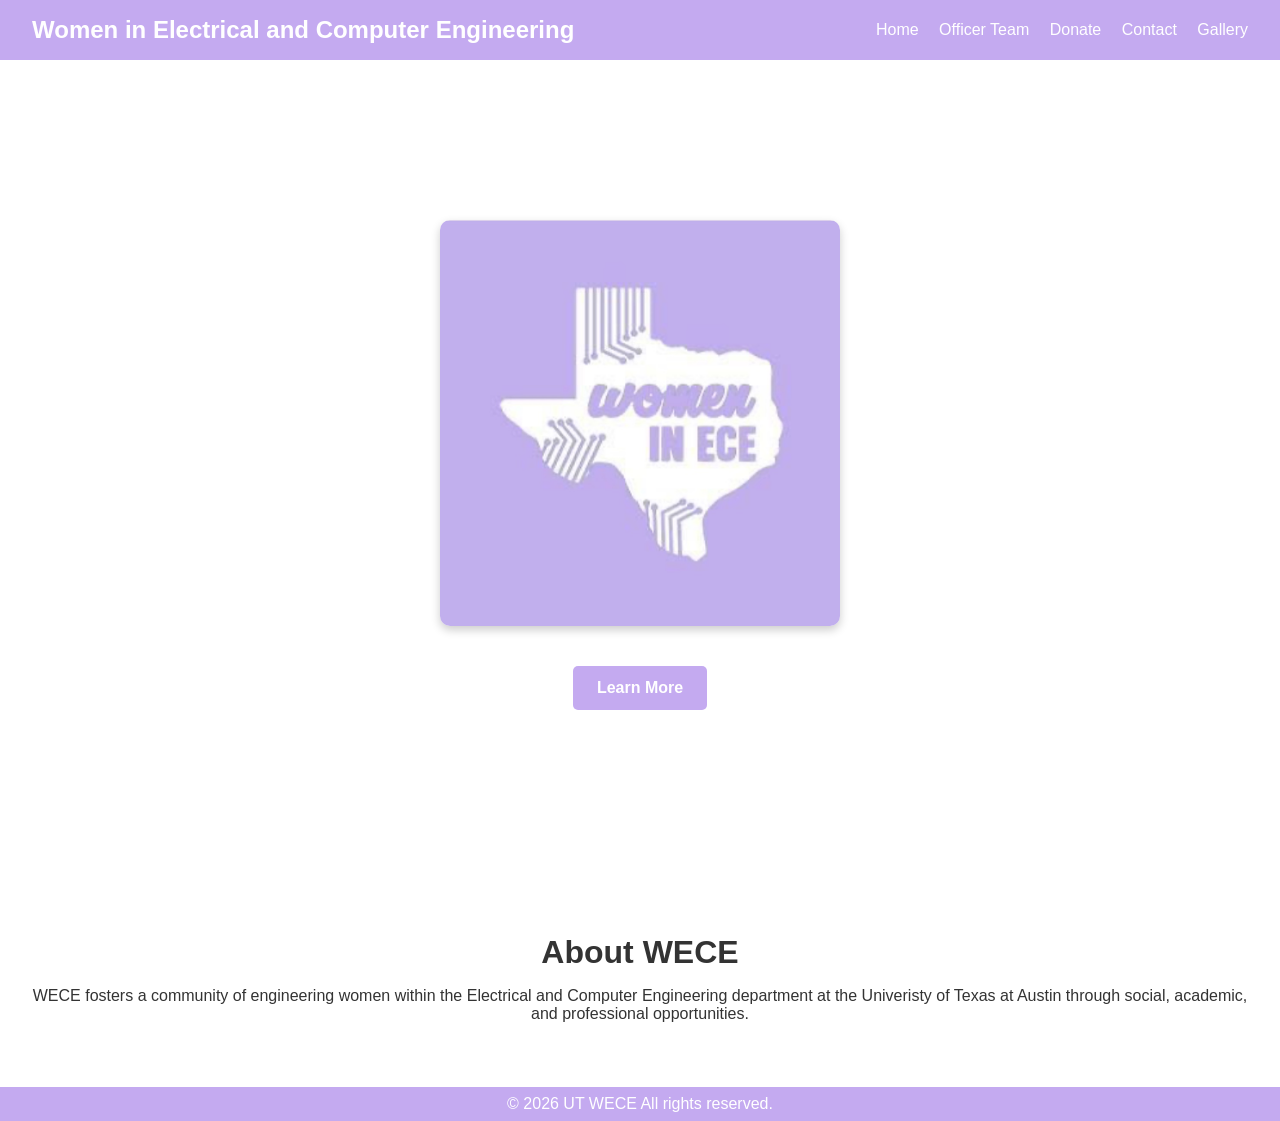
<file: index.html>
<!DOCTYPE html>
<html>
    <head>
        <meta name= "viewport" content = "with=device-width, initial scale=1.0" >
            <title>Women in Electrical and Computer Engineering</title>
            <link rel = "stylesheet" href = "style.css">
    </head>
    <body>
        <header class="navbar">
          <div class="logo">Women in Electrical and Computer Engineering</div>
          <nav class="nav-links">
            <a href="index.html">Home</a>
            <a href="officers.html">Officer Team</a>
            <a href="donate.html">Donate</a>
            <a href="contact.html">Contact</a>
            <a href="gallery.html">Gallery</a>
          </nav>
        </header>

    <section class="hero" id="home">
        <img src="Pictures/WECElogo.JPEG" alt="Hero Image" class="hero-image">
        <a href="#about" class="btn">Learn More</a>
    </section>

    <section class="about" id="about">
        <h2>About WECE</h2>
        <p>WECE fosters a community of engineering women within the Electrical and Computer Engineering department at the Univeristy of Texas at Austin through social, academic, and professional opportunities.</p>
    </section>

    <footer class="footer">
        <p>&copy; 2026 UT WECE All rights reserved.</p>
    </footer>
    </body>
</html>
</file>
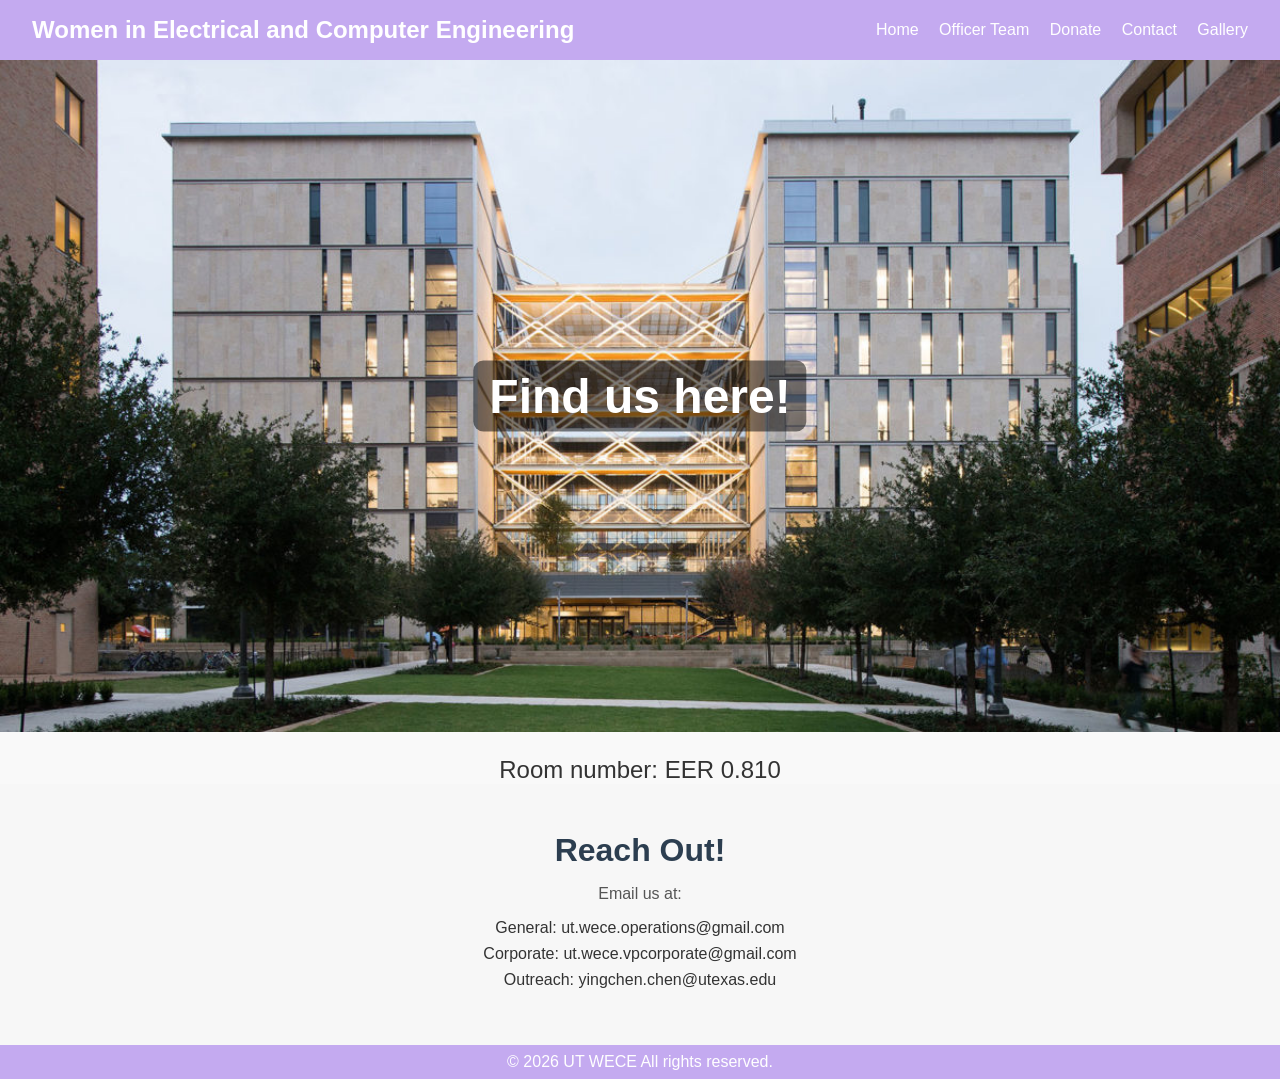
<file: contact.html>
<!DOCTYPE html>
<html>
    <head>
        <meta name= "viewport" content = "with=device-width, initial scale=1.0" >
            <title>Women in Electrical and Computer Engineering</title>
            <link rel = "stylesheet" href = "style.css">
    </head>
    <body>
      <header class="navbar">
        <div class="logo">Women in Electrical and Computer Engineering</div>
        <nav class="nav-links">
          <a href="index.html">Home</a>
          <a href="officers.html">Officer Team</a>
          <a href="donate.html">Donate</a>
          <a href="contact.html">Contact</a>
          <a href="gallery.html">Gallery</a>
        </nav>
      </header>
      <section class="contact-banner">
        <div class="image-banner">
          <img src="Pictures/eer.jpg" alt="Our Building">
          <h1 class="overlay-title">Find us here!</h1>
        </div>
        <h2>Room number: EER 0.810</h2>
      </section>
  <section class="contact-info">
    <h3>Reach Out!</h3>
    <p>Email us at:</p>
    <ul class="emails">
      <li>General: ut.wece.operations@gmail.com</li>
      <li>Corporate: ut.wece.vpcorporate@gmail.com</li>
      <li>Outreach: yingchen.chen@utexas.edu</li>
    </ul>
  </section>

      

        <footer class="footer">
            <p>&copy; 2026 UT WECE All rights reserved.</p>
        </footer>
        </body>
    </html>
</file>
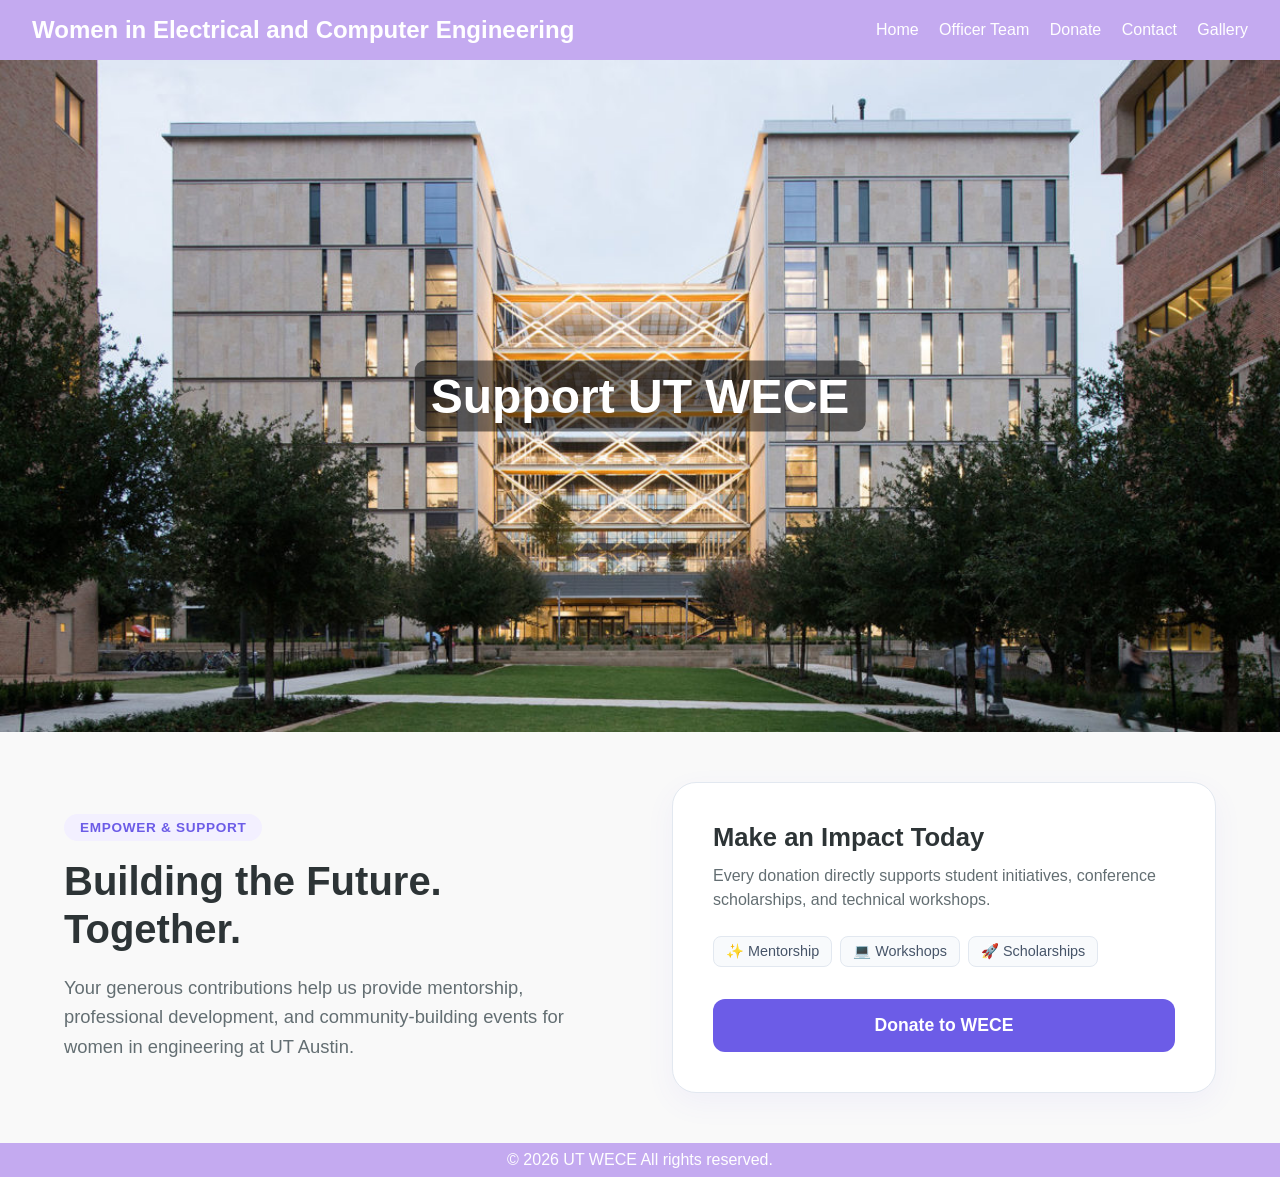
<file: donate.html>
<!DOCTYPE html>
<html lang="en">

<head>
  <meta charset="UTF-8">
  <meta name="viewport" content="width=device-width, initial-scale=1.0">
  <title>Donate | Women in Electrical and Computer Engineering</title>
  <link rel="stylesheet" href="style.css">
</head>

<body>
  <header class="navbar">
    <div class="logo">Women in Electrical and Computer Engineering</div>
    <nav class="nav-links">
      <a href="index.html">Home</a>
      <a href="officers.html">Officer Team</a>
      <a href="donate.html">Donate</a>
      <a href="contact.html">Contact</a>
      <a href="gallery.html">Gallery</a>
    </nav>
  </header>

  <section class="contact-banner">
    <div class="image-banner">
      <img src="Pictures/eer.jpg" alt="Our Building">
      <h1 class="overlay-title">Support UT WECE</h1>
    </div>
  </section>


  <main class="donation-page" style="max-width: 1200px; margin: 0 auto; padding: 50px 24px;">
    <section class="donation-hero"
      style="display: grid; grid-template-columns: 1fr 1fr; gap: 64px; align-items: center;">

      <div class="hero-text-content">
        <span class="badge"
          style="display: inline-block; background-color: #f3f0ff; color: #6c5ce7; padding: 6px 16px; border-radius: 100px; font-size: 0.85rem; font-weight: 600; text-transform: uppercase; letter-spacing: 0.05em; margin-bottom: 16px;">Empower
          & Support</span>
        <h2 style="font-size: 2.5rem; color: #2d3436; line-height: 1.2; margin-bottom: 20px; margin-top: 0;">Building
          the Future. Together.</h2>
        <p style="font-size: 1.15rem; color: #636e72; line-height: 1.6;">Your generous contributions help us provide
          mentorship, professional development, and community-building events for women in engineering at UT Austin.</p>
      </div>


      <div class="donation-card"
        style="background: #ffffff; border: 1px solid #e2e8f0; border-radius: 24px; padding: 40px; box-shadow: 0 10px 30px rgba(108, 92, 231, 0.06);">
        <h3 style="font-size: 1.6rem; color: #2d3436; margin-top: 0; margin-bottom: 12px;">Make an Impact Today</h3>
        <p style="color: #636e72; font-size: 1rem; line-height: 1.5; margin-bottom: 24px;">Every donation directly
          supports student initiatives, conference scholarships, and technical workshops.</p>


        <div class="impact-tags" style="display: flex; flex-wrap: wrap; gap: 8px; margin-bottom: 32px;">
          <span
            style="background: #f8fafc; border: 1px solid #e2e8f0; padding: 6px 12px; border-radius: 8px; font-size: 0.9rem; color: #475569;">✨
            Mentorship</span>
          <span
            style="background: #f8fafc; border: 1px solid #e2e8f0; padding: 6px 12px; border-radius: 8px; font-size: 0.9rem; color: #475569;">💻
            Workshops</span>
          <span
            style="background: #f8fafc; border: 1px solid #e2e8f0; padding: 6px 12px; border-radius: 8px; font-size: 0.9rem; color: #475569;">🚀
            Scholarships</span>
        </div>

        <a href="https://give.utexas.edu/campaigns/59328/donations/new?designation_id=OGPWECE&value=1000.00"
          class="donate-btn" target="_blank" rel="noopener noreferrer"
          style="display: block; text-align: center; background-color: #6c5ce7; color: #ffffff; padding: 16px 32px; border-radius: 12px; font-size: 1.1rem; font-weight: 600; text-decoration: none;">
          Donate to WECE
        </a>
      </div>

    </section>
  </main>

  <footer class="footer">
    <p>&copy; 2026 UT WECE All rights reserved.</p>
  </footer>
</body>

</html>
</file>
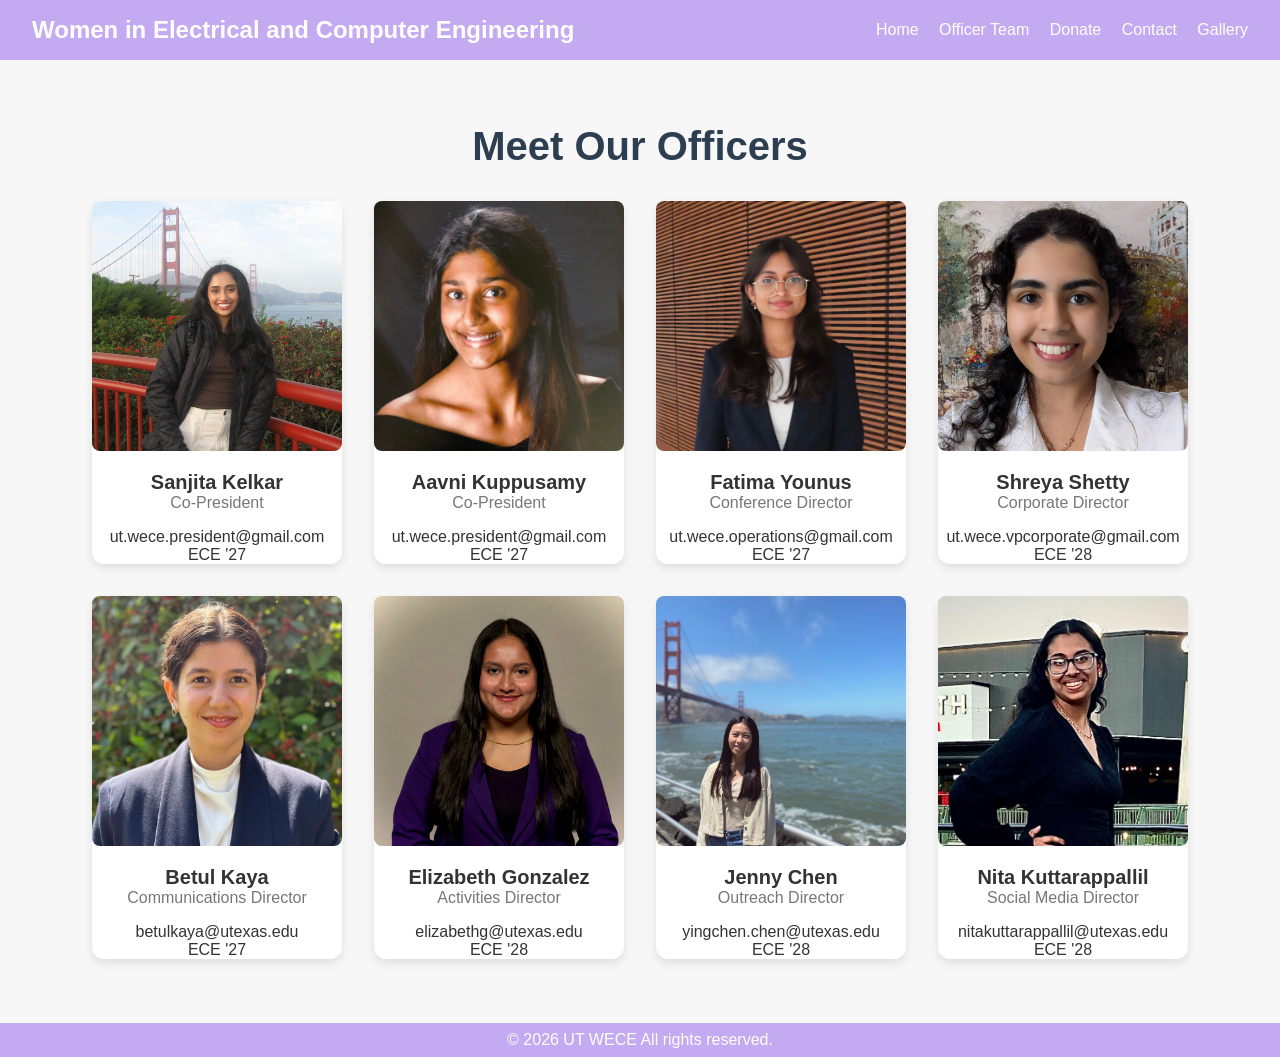
<file: officers.html>
<!DOCTYPE html>
<html>
    <head>
        <meta name= "viewport" content = "with=device-width, initial scale=1.0" >
            <title>Women in Electrical and Computer Engineering</title>
            <link rel = "stylesheet" href = "style.css">
            
    </head>
    <body>
      <header class="navbar">
        <div class="logo">Women in Electrical and Computer Engineering</div>
        <nav class="nav-links">
          <a href="index.html">Home</a>
          <a href="officers.html">Officer Team</a>
          <a href="donate.html">Donate</a>
          <a href="contact.html">Contact</a>
          <a href="gallery.html">Gallery</a>
        </nav>
      </header>
        <section class="officer-section">
          <h1>Meet Our Officers</h1>
          <div class="officer-grid">
            <div class="officer-card">
              <img src="Pictures/co-president1.jpg" alt="President">
              <h3>Sanjita Kelkar</h3>
              <p class="title">Co-President</p>
              <p>ut.wece.president@gmail.com</p>
              <p>ECE '27</p>
            </div>
            <div class="officer-card">
              <img src="Pictures/co-president2.jpg" alt="Vice President">
              <h3>Aavni Kuppusamy</h3>
              <p class="title">Co-President</p>
              <p>ut.wece.president@gmail.com</p>
              <p>ECE '27</p>
            </div>
            <div class="officer-card">
              <img src="Pictures/confernece.JPEG" alt= "Conference Director">
              <h3>Fatima Younus</h3>
              <p class="title">Conference Director</p>
              <p>ut.wece.operations@gmail.com</p>
              <p>ECE '27</p>
            </div>
            <div class="officer-card">
              <img src="Pictures/corporate.jpeg" alt= "Corporate Director">
              <h3>Shreya Shetty</h3>
              <p class="title">Corporate Director</p>
              <p>ut.wece.vpcorporate@gmail.com</p>
              <p>ECE '28</p>
            </div>
            <div class="officer-card">
              <img src="Pictures/comms.jpeg" alt= "Communications Director">
              <h3>Betul Kaya</h3>
              <p class="title">Communications Director</p>
              <p>betulkaya@utexas.edu</p>
              <p>ECE '27</p>
            </div>
            <div class="officer-card">
              <img src="Pictures/activities1.jpeg" alt= "Activities Director">
              <h3>Elizabeth Gonzalez</h3>
              <p class="title">Activities Director</p>
              <p>elizabethg@utexas.edu</p>
              <p>ECE '28</p>
            </div>
            <div class="officer-card">
              <img src="Pictures/outreach.jpeg" alt= "Outreach Director">
              <h3>Jenny Chen</h3>
              <p class="title">Outreach Director</p>
              <p>yingchen.chen@utexas.edu</p>
              <p>ECE '28</p>
            </div>
            <div class="officer-card">
              <img src="Pictures/social 2.jpeg" alt= "Social Media Director">
              <h3>Nita Kuttarappallil</h3>
              <p class="title">Social Media Director</p>
              <p>nitakuttarappallil@utexas.edu</p>
              <p>ECE '28</p>
            </div>
          </div>
        </section>
        <footer class="footer">
            <p>&copy; 2026 UT WECE All rights reserved.</p>
        </footer>
        </body>
    </html>
</file>
<file: style.css>
/* Reset some default styling */
* {
    margin: 0;
    padding: 0;
    box-sizing: border-box;
  }
  
  body, html {
    font-family: 'Segoe UI', sans-serif;
    scroll-behavior: smooth;
    background-color: #f9f9f9;
    color: #333;
  }
  
  /* Navbar */
  .navbar {
    background-color: #C4AAF0;
    color: white;
    display: flex;
    justify-content: space-between;
    padding: 1rem 2rem;
    align-items: center;
    position: sticky;
    top: 0;
  }
  
  .navbar .logo {
    font-size: 1.5rem;
    font-weight: bold;
  }
  
  .navbar .nav-links a {
    color: white;
    margin-left: 1rem;
    text-decoration: none;
    transition: color 0.3s ease;
  }
  
  .navbar .nav-links a:hover {
    color: #C4AAF0;
  }

  .nav-links a.active {
    color: #C4AAF0;
    font-weight: bold;
  }

  .navbar.hidden {
    top: -100px; /* or adjust based on navbar height */
  }
  
  /* Hero Section */
  .hero {
    height: 90vh;
    background: #ffffff;
    color: white;
    display: flex;
    flex-direction: column;
    justify-content: center;
    align-items: center;
    text-align: center;
    padding: 2rem;
  }
  
  .hero h1 {
    font-size: 3rem;
    margin-bottom: 1rem;
  }
  
  .hero .btn {
    margin-top: 1rem;
    padding: 0.8rem 1.5rem;
    background-color: #C4AAF0;
    color: white;
    border: none;
    border-radius: 5px;
    text-decoration: none;
    font-weight: bold;
    transition: background 0.3s ease;
  }
  
  .hero .btn:hover {
    background-color: #f8f8f8;
  }
  .hero-content {
    display: flex;
    flex-direction: column;
    align-items: center;
    text-align: center;
  }
  
  .hero-image {
    max-width: 400px;
    width: 80%;
    height: auto;
    margin-bottom: 1.5rem;
    border-radius: 10px; /* optional for rounded corners */
    box-shadow: 0 4px 10px rgba(0, 0, 0, 0.2); /* optional shadow */
  }

  /* About Section */
  .about {
    padding: 4rem 2rem;
    background-color: white;
    text-align: center;
  }
  
  .about h2 {
    font-size: 2rem;
    margin-bottom: 1rem;
  }
 /* officer section*/
  .officer-section {
    padding: 4rem 2rem;
    text-align: center;
    background-color: #f7f7f7;
  }
  
  .officer-section h1 {
    font-size: 2.5rem;
    margin-bottom: 2rem;
    color: #2c3e50;
  }
  
  .officer-grid {
    display: flex;
    flex-wrap: wrap;
    justify-content: center;
    gap: 2rem;
  }
  
  .officer-card {
    background-color: white;
    border-radius: 12px;
    padding: 1.0 rem;
    width: 250px;
    box-shadow: 0 4px 10px rgba(0, 0, 0, 0.1);
    transition: transform 0.3s ease;
  }
  
  .officer-card:hover {
    transform: translateY(-5px);
  }
  
  .officer-card img {
    width: 100%;
    height: 250px;
    object-fit: cover;
    border-radius: 8px;
  }
  
  .officer-card h3 {
    margin-top: 1rem;
    font-size: 1.25rem;
    color: #333;
  }
  
  .officer-card .title {
    font-size: 1rem;
    color: #777;
    margin-bottom: 1rem;
  }
  /*gallery*/

  .gallery-section {
    padding: 4rem 2rem;
    background-color: #fafafa;
    text-align: center;
  }
  
  .gallery-section h1 {
    font-size: 2.5rem;
    margin-bottom: 2rem;
    color: #2c3e50;
  }
  
  .gallery-grid {
  display: grid;
  grid-template-columns: repeat(auto-fit, minmax(300px, 1fr)); /* was 250px */
  gap: 1.5rem;
  padding: 0 1rem;
 }
  
  .gallery-grid img {
    width: 100%;
    height: 250px;
    object-fit: cover;
    border-radius: 10px;
    box-shadow: 0 4px 10px rgba(0, 0, 0, 0.1);
    transition: transform 0.3s ease;
  }
  
  .gallery-grid img:hover {
    transform: scale(1.03);
  }
 
  /* calendar */
  .calendar-embed {
    text-align: center;
    padding: 2rem;
    background-color: #f9f9f9;
  }
  
  .calendar-embed h2 {
    font-size: 2rem;
    margin-bottom: 1rem;
    color: #2c3e50;
  }
  
  /* Contact Banner */
  .image-banner {
    position: relative;
    text-align: center;
  }
  
  .image-banner img {
    width: 100%;
    height: auto;
    display: block;
  }
  
  .overlay-title {
    position: absolute;
    top: 50%;
    left: 50%;
    transform: translate(-50%, -50%);
    font-size: 3rem;
    color: white;
    background-color: rgba(0, 0, 0, 0.5); /* dark transparent background */
    padding: 0.5rem 1rem;
    border-radius: 10px;
  }
  
  .contact-banner h2 {
    text-align: center;
    font-size: 1.5rem;
    font-weight: normal;
    color: #333;
    margin-top: 1.5rem;
  }
  
/* Contact Info Section */
.contact-info {
  padding: 3rem 2rem;
  text-align: center;
  background-color: #f7f7f7;
}

.contact-info h3 {
  font-size: 2rem;
  margin-bottom: 1rem;
  color: #2c3e50;
}

.contact-info p {
  font-size: 1rem;
  color: #555;
}

.emails {
  list-style: none;
  padding: 0;
  margin-top: 1rem;
}

.emails li {
  margin: 0.5rem 0;
  font-size: 1rem;
  color: #333;
}

  /* Footer */
  .footer {
    background-color: #C4AAF0;
    color: white;
    text-align: center;
    padding: 0.5rem;
  }
</file>
